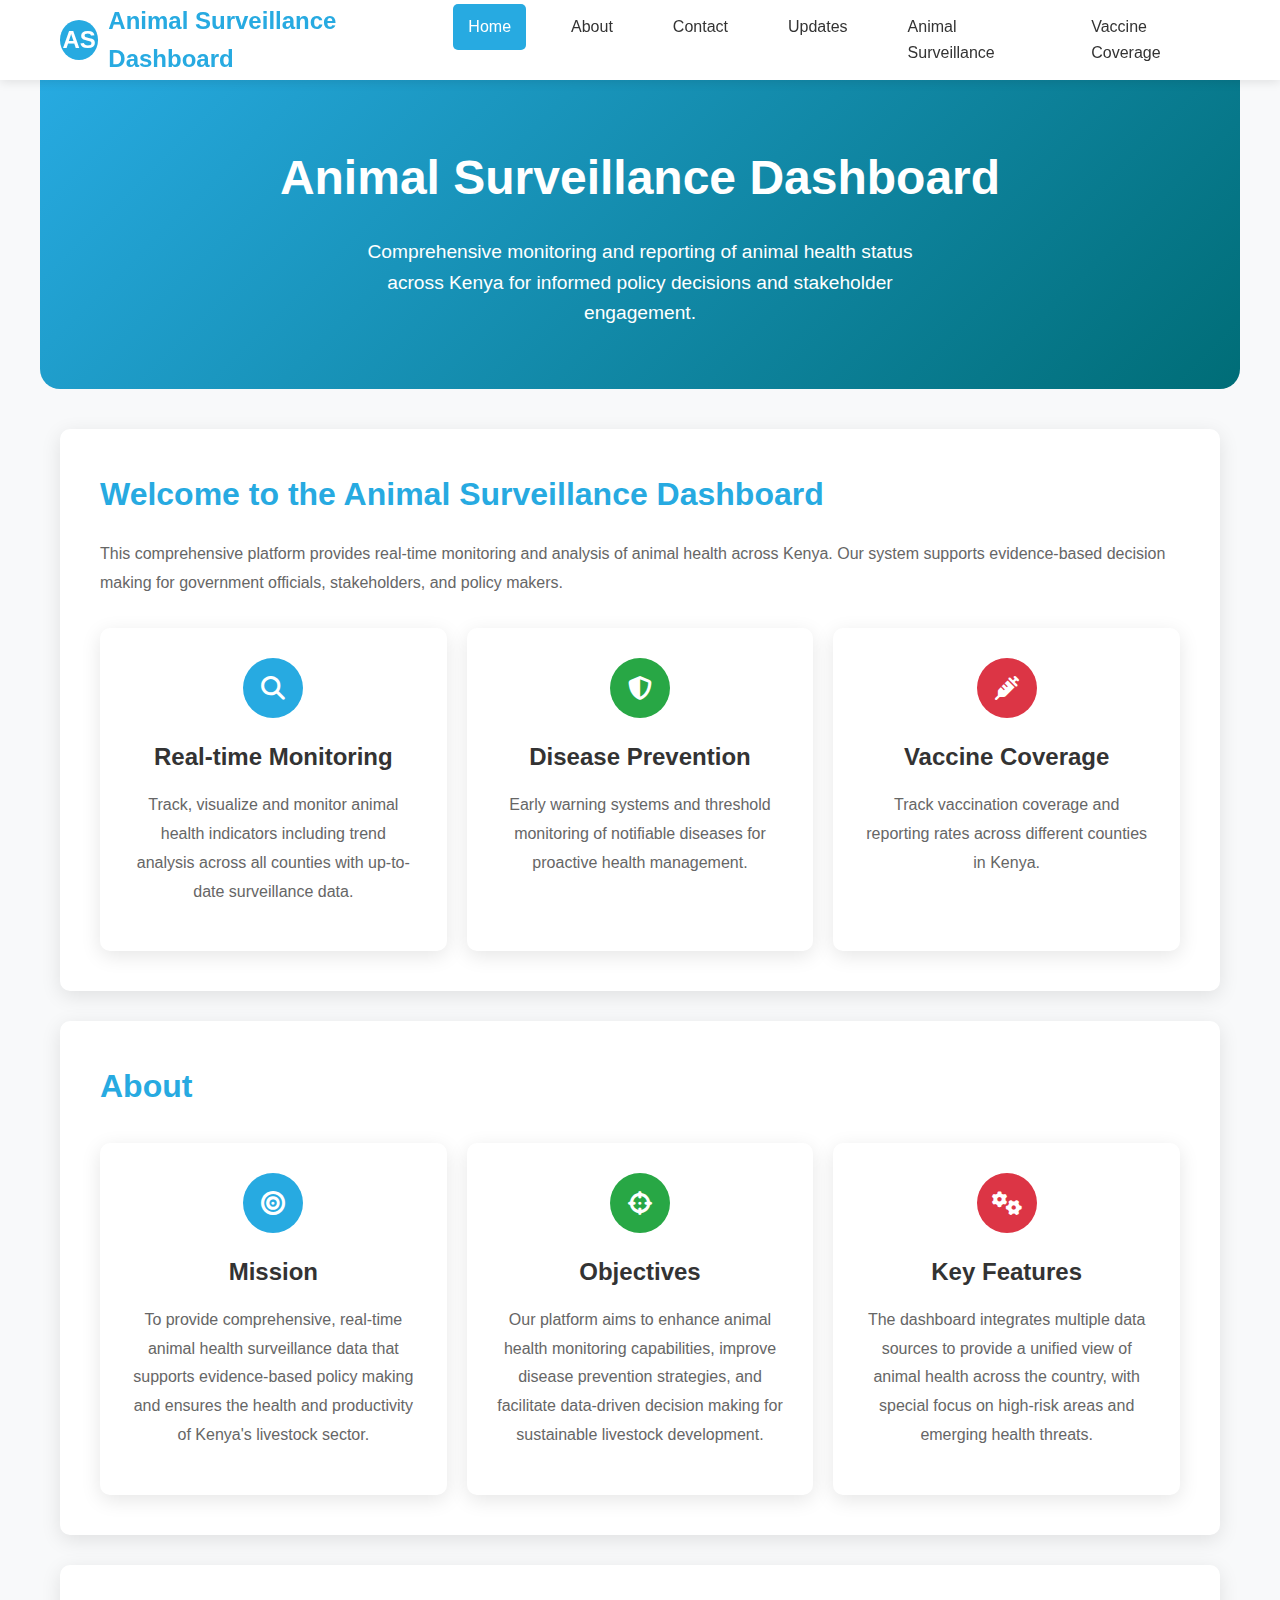
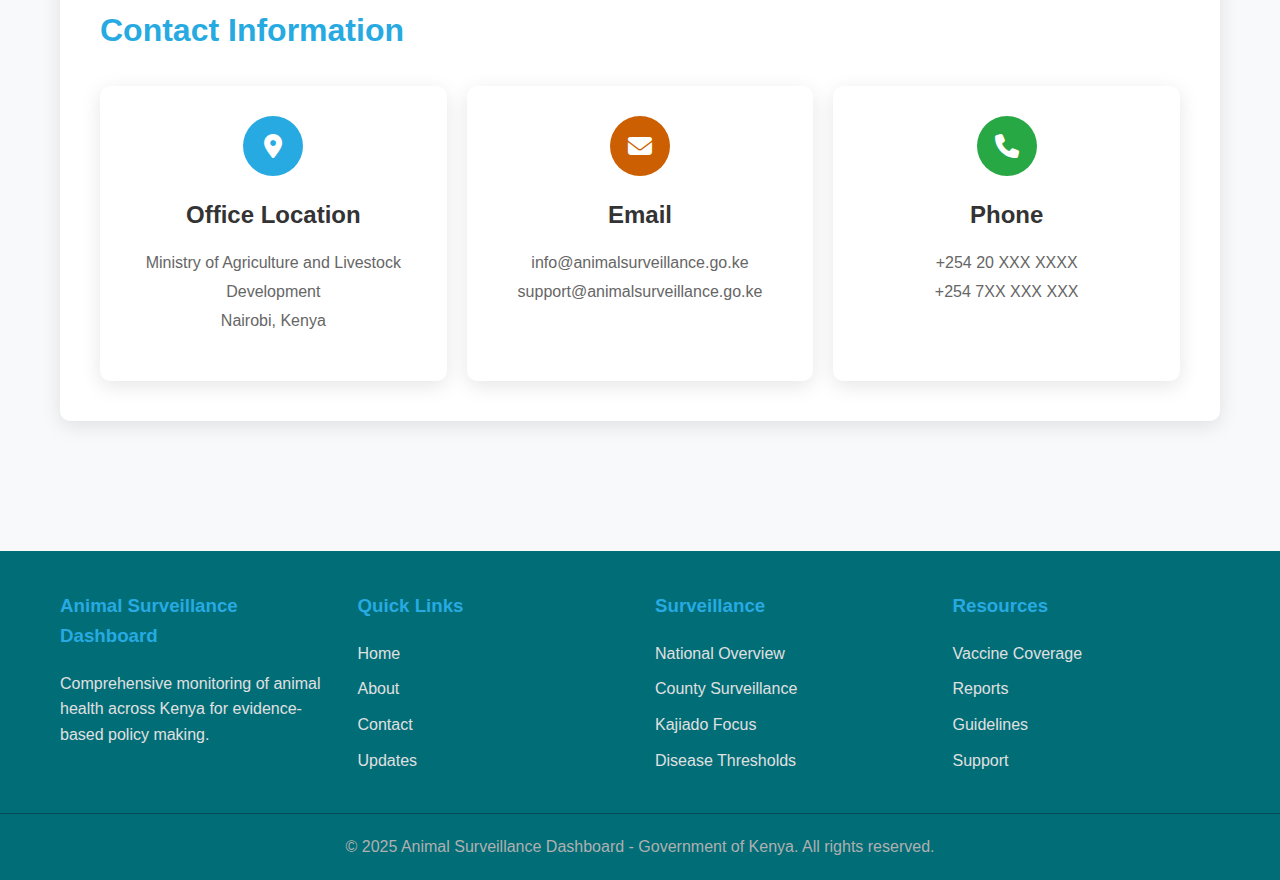
<file: templates/try.html>
<!DOCTYPE html>
<html lang="en">
<head>
    <meta charset="UTF-8">
    <meta name="viewport" content="width=device-width, initial-scale=1.0">
    <title>Animal Surveillance Dashboard - Kenya</title>
    <link rel="stylesheet" href="https://cdnjs.cloudflare.com/ajax/libs/font-awesome/6.4.0/css/all.min.css">
    <style>
        * {
            margin: 0;
            padding: 0;
            box-sizing: border-box;
        }

        body {
            font-family: 'Segoe UI', Tahoma, Geneva, Verdana, sans-serif;
            line-height: 1.6;
            color: #333;
            background-color: #f8f9fa;
        }

        /* Header */
        .header {
            background-color: #ffffff;
            box-shadow: 0 2px 10px rgba(0, 0, 0, 0.1);
            position: sticky;
            top: 0;
            z-index: 1000;
        }

        .header-content {
            max-width: 1200px;
            margin: 0 auto;
            padding: 0 20px;
            display: flex;
            justify-content: space-between;
            align-items: center;
            height: 80px;
        }

        .logo {
            display: flex;
            align-items: center;
            font-size: 1.5rem;
            font-weight: bold;
            color: #27aae1;
        }

        .logo-icon {
            width: 40px;
            height: 40px;
            background-color: #27aae1;
            border-radius: 50%;
            margin-right: 10px;
            display: flex;
            align-items: center;
            justify-content: center;
            color: white;
            font-weight: bold;
        }

        /* Navigation */
        .nav {
            display: flex;
            list-style: none;
            gap: 30px;
        }

        .nav-item {
            position: relative;
        }

        .nav-link {
            text-decoration: none;
            color: #333;
            font-weight: 500;
            padding: 10px 15px;
            border-radius: 5px;
            transition: all 0.3s ease;
            display: block;
        }

        .nav-link:hover {
            background-color: #27aae1;
            color: white;
        }

        .nav-link.active {
            background-color: #27aae1;
            color: white;
        }

        /* Dropdown */
        .dropdown {
            position: absolute;
            top: 100%;
            left: 0;
            background-color: white;
            box-shadow: 0 5px 20px rgba(0, 0, 0, 0.1);
            border-radius: 5px;
            padding: 10px 0;
            min-width: 200px;
            opacity: 0;
            visibility: hidden;
            transform: translateY(-10px);
            transition: all 0.3s ease;
            z-index: 1000;
        }

        .nav-item:hover .dropdown {
            opacity: 1;
            visibility: visible;
            transform: translateY(0);
        }

        .dropdown-link {
            display: block;
            padding: 10px 20px;
            text-decoration: none;
            color: #333;
            transition: background-color 0.3s ease;
        }

        .dropdown-link:hover {
            background-color: #f8f9fa;
            color: #27aae1;
        }

        /* Mobile menu toggle */
        .mobile-toggle {
            display: none;
            flex-direction: column;
            cursor: pointer;
            padding: 5px;
        }

        .mobile-toggle span {
            width: 25px;
            height: 3px;
            background-color: #333;
            margin: 3px 0;
            transition: 0.3s;
        }

        /* Main content */
        .main-content {
            max-width: 1200px;
            margin: 0 auto;
            padding: 40px 20px;
            min-height: calc(100vh - 160px);
        }

        /* Hero section */
        .hero {
            text-align: center;
            padding: 60px 0;
            background: linear-gradient(135deg, #27aae1 0%, #006d77 100%);
            color: white;
            margin: -40px -20px 40px -20px;
            border-radius: 0 0 20px 20px;
        }

        .hero h1 {
            font-size: 3rem;
            margin-bottom: 20px;
            font-weight: bold;
        }

        .hero p {
            font-size: 1.2rem;
            max-width: 600px;
            margin: 0 auto;
        }

        /* Content sections */
        .content-section {
            background: white;
            padding: 40px;
            border-radius: 10px;
            box-shadow: 0 5px 20px rgba(0, 0, 0, 0.1);
            margin-bottom: 30px;
        }

        .content-section h2 {
            font-size: 2rem;
            margin-bottom: 20px;
            color: #27aae1;
            font-weight: bold;
        }

        .content-section h3 {
            font-size: 1.5rem;
            margin-bottom: 15px;
            color: #333;
            font-weight: bold;
        }

        .content-section p {
            margin-bottom: 15px;
            color: #666;
            line-height: 1.8;
        }

        /* Cards */
        .card-grid {
            display: grid;
            grid-template-columns: repeat(auto-fit, minmax(300px, 1fr));
            gap: 20px;
            margin-top: 30px;
        }

        .card {
            background: white;
            padding: 30px;
            border-radius: 10px;
            box-shadow: 0 5px 20px rgba(0, 0, 0, 0.1);
            text-align: center;
            transition: transform 0.3s ease;
        }

        .card:hover {
            transform: translateY(-5px);
        }

        .card-icon {
            width: 60px;
            height: 60px;
            border-radius: 50%;
            margin: 0 auto 20px;
            display: flex;
            align-items: center;
            justify-content: center;
            font-size: 24px;
            color: white;
            font-weight: bold;
        }

        .card-icon.primary { background-color: #27aae1; }
        .card-icon.secondary { background-color: #cb5f01; }
        .card-icon.success { background-color: #28a745; }
        .card-icon.warning { background-color: #dc3545; }

        .card h3 {
            margin-bottom: 15px;
            color: #333;
            font-weight: bold;
        }

        /* Footer */
        .footer {
            background-color: #006d77;
            color: white;
            padding: 40px 0 20px;
            margin-top: 60px;
        }

        .footer-content {
            max-width: 1200px;
            margin: 0 auto;
            padding: 0 20px;
            display: grid;
            grid-template-columns: repeat(auto-fit, minmax(250px, 1fr));
            gap: 30px;
        }

        .footer-section h3 {
            margin-bottom: 20px;
            color: #27aae1;
            font-weight: bold;
        }

        .footer-section p,
        .footer-section a {
            color: #e0e0e0;
            text-decoration: none;
            margin-bottom: 10px;
            display: block;
        }

        .footer-section a:hover {
            color: #27aae1;
        }

        .footer-bottom {
            text-align: center;
            margin-top: 30px;
            padding-top: 20px;
            border-top: 1px solid #004d57;
            color: #b0b0b0;
        }

        /* Responsive */
        @media (max-width: 768px) {
            .nav {
                display: none;
                position: absolute;
                top: 100%;
                left: 0;
                width: 100%;
                background-color: white;
                box-shadow: 0 5px 20px rgba(0, 0, 0, 0.1);
                flex-direction: column;
                padding: 20px;
                gap: 10px;
            }

            .nav.active {
                display: flex;
            }

            .mobile-toggle {
                display: flex;
            }

            .hero h1 {
                font-size: 2rem;
            }

            .hero p {
                font-size: 1rem;
            }

            .content-section {
                padding: 20px;
            }

            .header-content {
                height: 60px;
            }
        }

        /* Utility classes */
        .text-center { text-align: center; }
        .text-primary { color: #27aae1; }
        .text-secondary { color: #cb5f01; }
        .text-success { color: #28a745; }
        .text-warning { color: #dc3545; }
        .bg-primary { background-color: #27aae1; }
        .bg-secondary { background-color: #cb5f01; }
        .bg-success { background-color: #28a745; }
        .bg-warning { background-color: #dc3545; }
        .mt-20 { margin-top: 20px; }
        .mb-20 { margin-bottom: 20px; }
        .p-20 { padding: 20px; }
    </style>
</head>
<body>
    <!-- Header -->
    <header class="header">
        <div class="header-content">
            <div class="logo">
                <div class="logo-icon">AS</div>
                Animal Surveillance Dashboard
            </div>
            <nav>
                <ul class="nav">
                    <li class="nav-item">
                        <a href="#home" class="nav-link active">Home</a>
                    </li>
                    <li class="nav-item">
                        <a href="#about" class="nav-link">About</a>
                    </li>
                    <li class="nav-item">
                        <a href="#contact" class="nav-link">Contact</a>
                    </li>
                    <li class="nav-item">
                        <a href="updates.html" class="nav-link">Updates</a>
                    </li>
                    <li class="nav-item">
                        <a href="#surveillance" class="nav-link">Animal Surveillance</a>
                        <div class="dropdown">
                            <a href="surveillance.html#national" class="dropdown-link">National Overview</a>
                            <a href="surveillance.html#county" class="dropdown-link">County Surveillance</a>
                            <a href="surveillance.html#kajiado" class="dropdown-link">Kajiado Focus</a>
                            <a href="surveillance.html#thresholds" class="dropdown-link">Disease Thresholds</a>
                        </div>
                    </li>
                    <li class="nav-item">
                        <a href="vaccine-coverage.html" class="nav-link">Vaccine Coverage</a>
                    </li>
                </ul>
            </nav>
            <div class="mobile-toggle">
                <span></span>
                <span></span>
                <span></span>
            </div>
        </div>
    </header>

    <!-- Main Content -->
    <main class="main-content">
        <!-- Hero Section -->
        <section class="hero">
            <h1>Animal Surveillance Dashboard</h1>
            <p>Comprehensive monitoring and reporting of animal health status across Kenya for informed policy decisions and stakeholder engagement.</p>
        </section>

        <!-- Home Section -->
        <section id="home" class="content-section">
            <h2>Welcome to the Animal Surveillance Dashboard</h2>
            <p>This comprehensive platform provides real-time monitoring and analysis of animal health across Kenya. Our system supports evidence-based decision making for government officials, stakeholders, and policy makers.</p>
            
            <div class="card-grid">
                <div class="card">
                    <div class="card-icon primary"><i class="fas fa-search"></i></div>
                    <h3>Real-time Monitoring</h3>
                    <p>Track, visualize and monitor animal health indicators including trend analysis across all counties with up-to-date surveillance data.</p>
                </div>
                <div class="card">
                    <div class="card-icon success"><i class="fas fa-shield-alt"></i></div>
                    <h3>Disease Prevention</h3>
                    <p>Early warning systems and threshold monitoring of notifiable diseases for proactive health management.</p>
                </div>
                <div class="card">
                    <div class="card-icon warning"><i class="fas fa-syringe"></i></div>
                    <h3>Vaccine Coverage</h3>
                    <p>Track vaccination coverage and reporting rates across different counties in Kenya.</p>
                </div>
            </div>
        </section>

        <!-- About Section -->
        <section id="about" class="content-section">
            <h2>About</h2>
            <div class="card-grid">
                <div class="card">
                    <div class="card-icon primary"><i class="fas fa-bullseye"></i></div>
                    <h3>Mission</h3>
                    <p>To provide comprehensive, real-time animal health surveillance data that supports evidence-based policy making and ensures the health and productivity of Kenya's livestock sector.</p>
                </div>
                <div class="card">
                    <div class="card-icon success"><i class="fas fa-crosshairs"></i></div>
                    <h3>Objectives</h3>
                    <p>Our platform aims to enhance animal health monitoring capabilities, improve disease prevention strategies, and facilitate data-driven decision making for sustainable livestock development.</p>
                </div>
                <div class="card">
                    <div class="card-icon warning"><i class="fas fa-cogs"></i></div>
                    <h3>Key Features</h3>
                    <p>The dashboard integrates multiple data sources to provide a unified view of animal health across the country, with special focus on high-risk areas and emerging health threats.</p>
                </div>
            </div> 
        </section>

        <!-- Contact Section -->
        <section id="contact" class="content-section">
            <h2>Contact Information</h2>
            <div class="card-grid">
                <div class="card">
                    <div class="card-icon primary"><i class="fas fa-map-marker-alt"></i></div>
                    <h3>Office Location</h3>
                    <p>Ministry of Agriculture and Livestock Development<br>Nairobi, Kenya</p>
                </div>
                <div class="card">
                    <div class="card-icon secondary"><i class="fas fa-envelope"></i></div>
                    <h3>Email</h3>
                    <p>info@animalsurveillance.go.ke<br>support@animalsurveillance.go.ke</p>
                </div>
                <div class="card">
                    <div class="card-icon success"><i class="fas fa-phone"></i></div>
                    <h3>Phone</h3>
                    <p>+254 20 XXX XXXX<br>+254 7XX XXX XXX</p>
                </div>
            </div>
        </section>
    </main>

    <!-- Footer -->
    <footer class="footer">
        <div class="footer-content">
            <div class="footer-section">
                <h3>Animal Surveillance Dashboard</h3>
                <p>Comprehensive monitoring of animal health across Kenya for evidence-based policy making.</p>
            </div>
            <div class="footer-section">
                <h3>Quick Links</h3>
                <a href="#home">Home</a>
                <a href="#about">About</a>
                <a href="#contact">Contact</a>
                <a href="updates.html">Updates</a>
            </div>
            <div class="footer-section">
                <h3>Surveillance</h3>
                <a href="surveillance.html#national">National Overview</a>
                <a href="surveillance.html#county">County Surveillance</a>
                <a href="surveillance.html#kajiado">Kajiado Focus</a>
                <a href="surveillance.html#thresholds">Disease Thresholds</a>
            </div>
            <div class="footer-section">
                <h3>Resources</h3>
                <a href="vaccine-coverage.html">Vaccine Coverage</a>
                <a href="#reports">Reports</a>
                <a href="#guidelines">Guidelines</a>
                <a href="#support">Support</a>
            </div>
        </div>
        <div class="footer-bottom">
            <p>&copy; 2025 Animal Surveillance Dashboard - Government of Kenya. All rights reserved.</p>
        </div>
    </footer>

    <script>
        // Mobile menu toggle
        const mobileToggle = document.querySelector('.mobile-toggle');
        const nav = document.querySelector('.nav');

        mobileToggle.addEventListener('click', () => {
            nav.classList.toggle('active');
        });

        // Smooth scrolling for anchor links
        document.querySelectorAll('a[href^="#"]').forEach(anchor => {
            anchor.addEventListener('click', function (e) {
                e.preventDefault();
                const target = document.querySelector(this.getAttribute('href'));
                if (target) {
                    target.scrollIntoView({
                        behavior: 'smooth'
                    });
                }
            });
        });

        // Active nav link highlighting
        const navLinks = document.querySelectorAll('.nav-link');
        const sections = document.querySelectorAll('section[id]');

        function highlightActiveLink() {
            let current = '';
            sections.forEach(section => {
                const sectionTop = section.offsetTop;
                const sectionHeight = section.clientHeight;
                if (scrollY >= sectionTop - 200) {
                    current = section.getAttribute('id');
                }
            });

            navLinks.forEach(link => {
                link.classList.remove('active');
                if (link.getAttribute('href') === `#${current}`) {
                    link.classList.add('active');
                }
            });
        }

        window.addEventListener('scroll', highlightActiveLink);
    </script>
</body>
</html>
</file>
